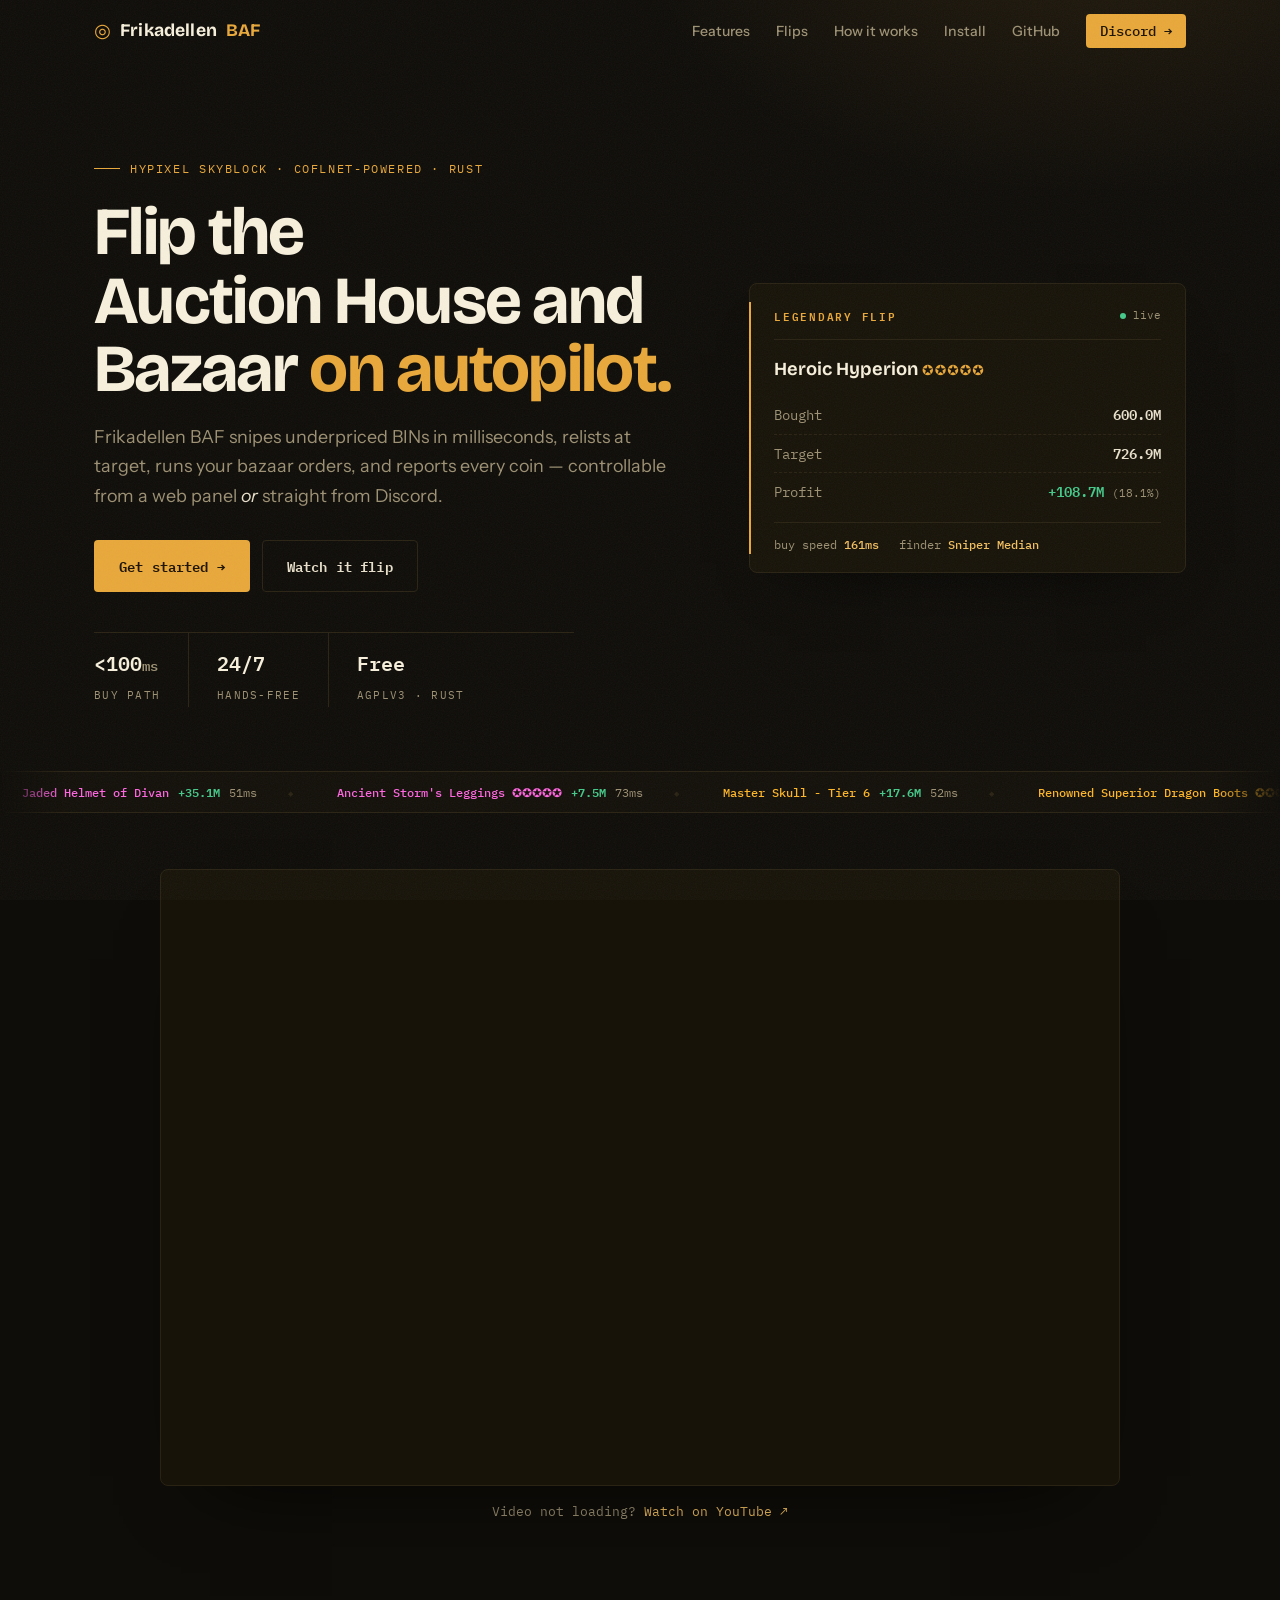
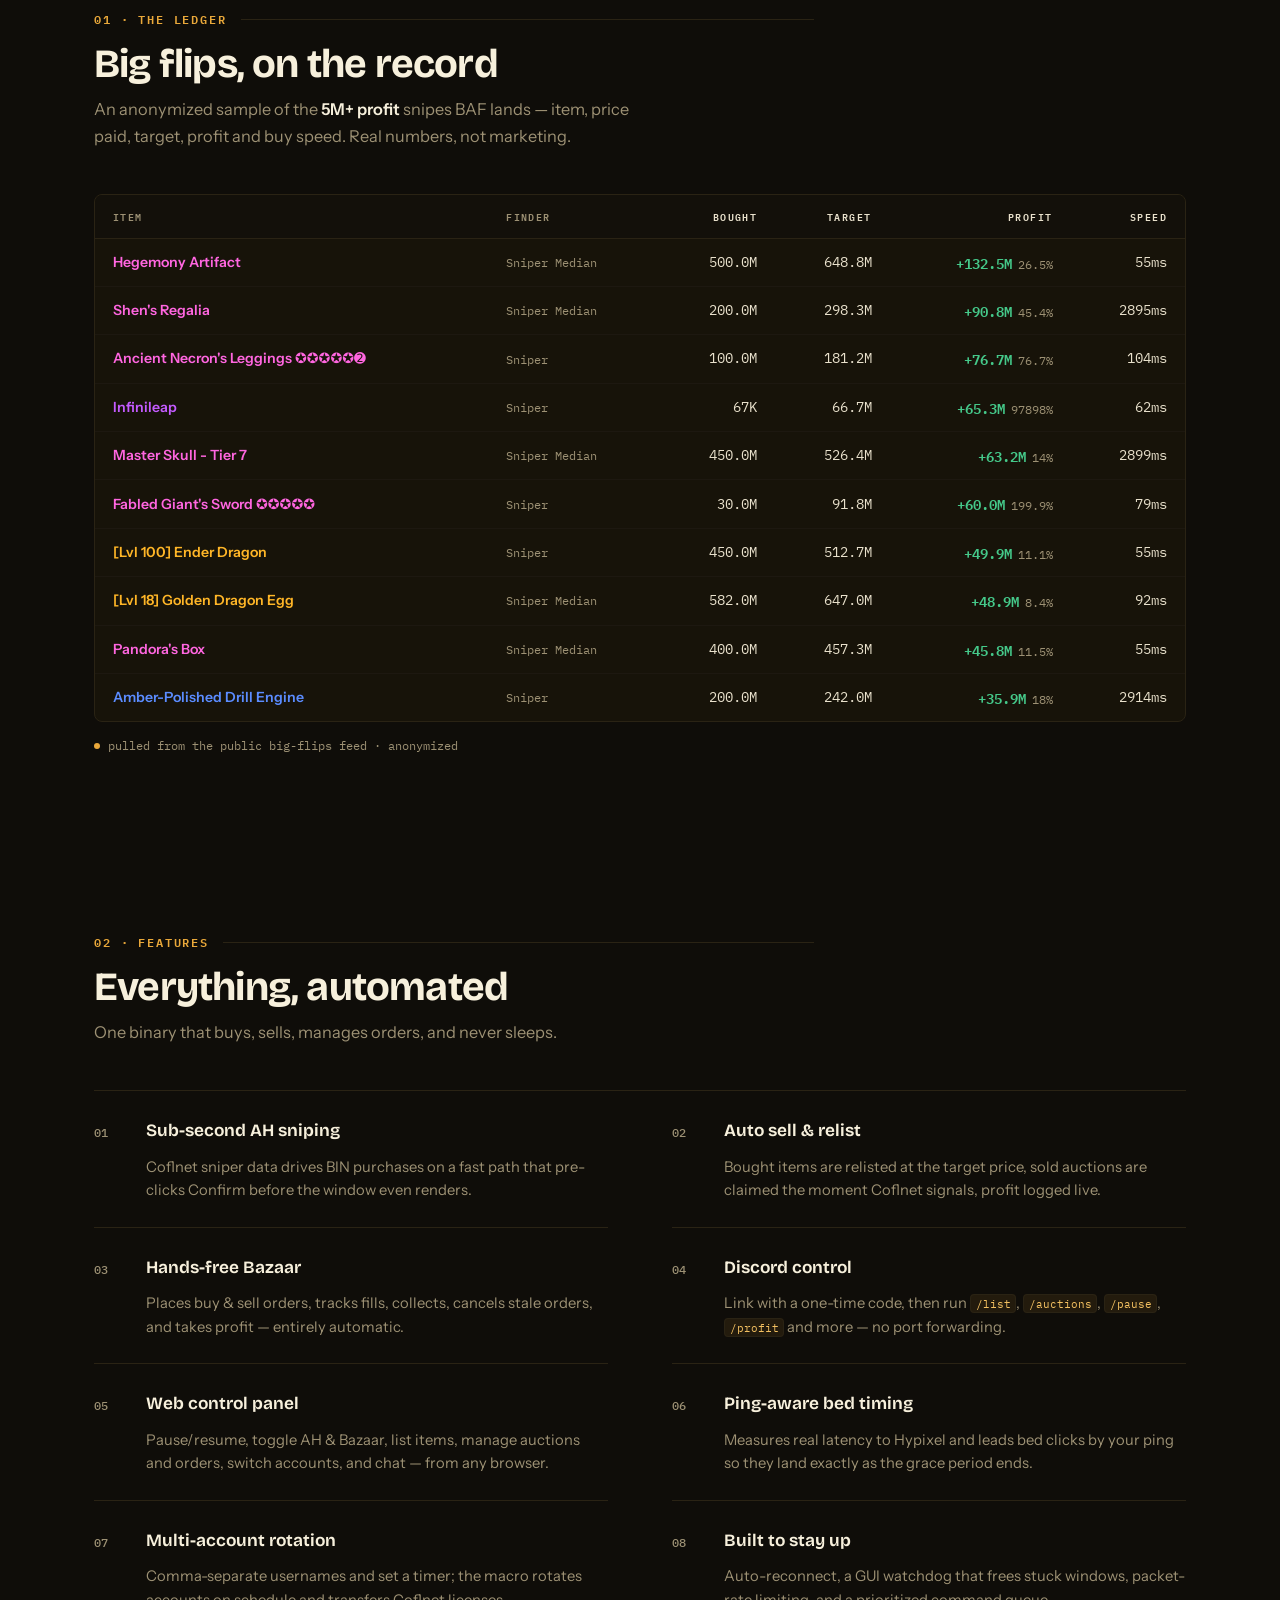
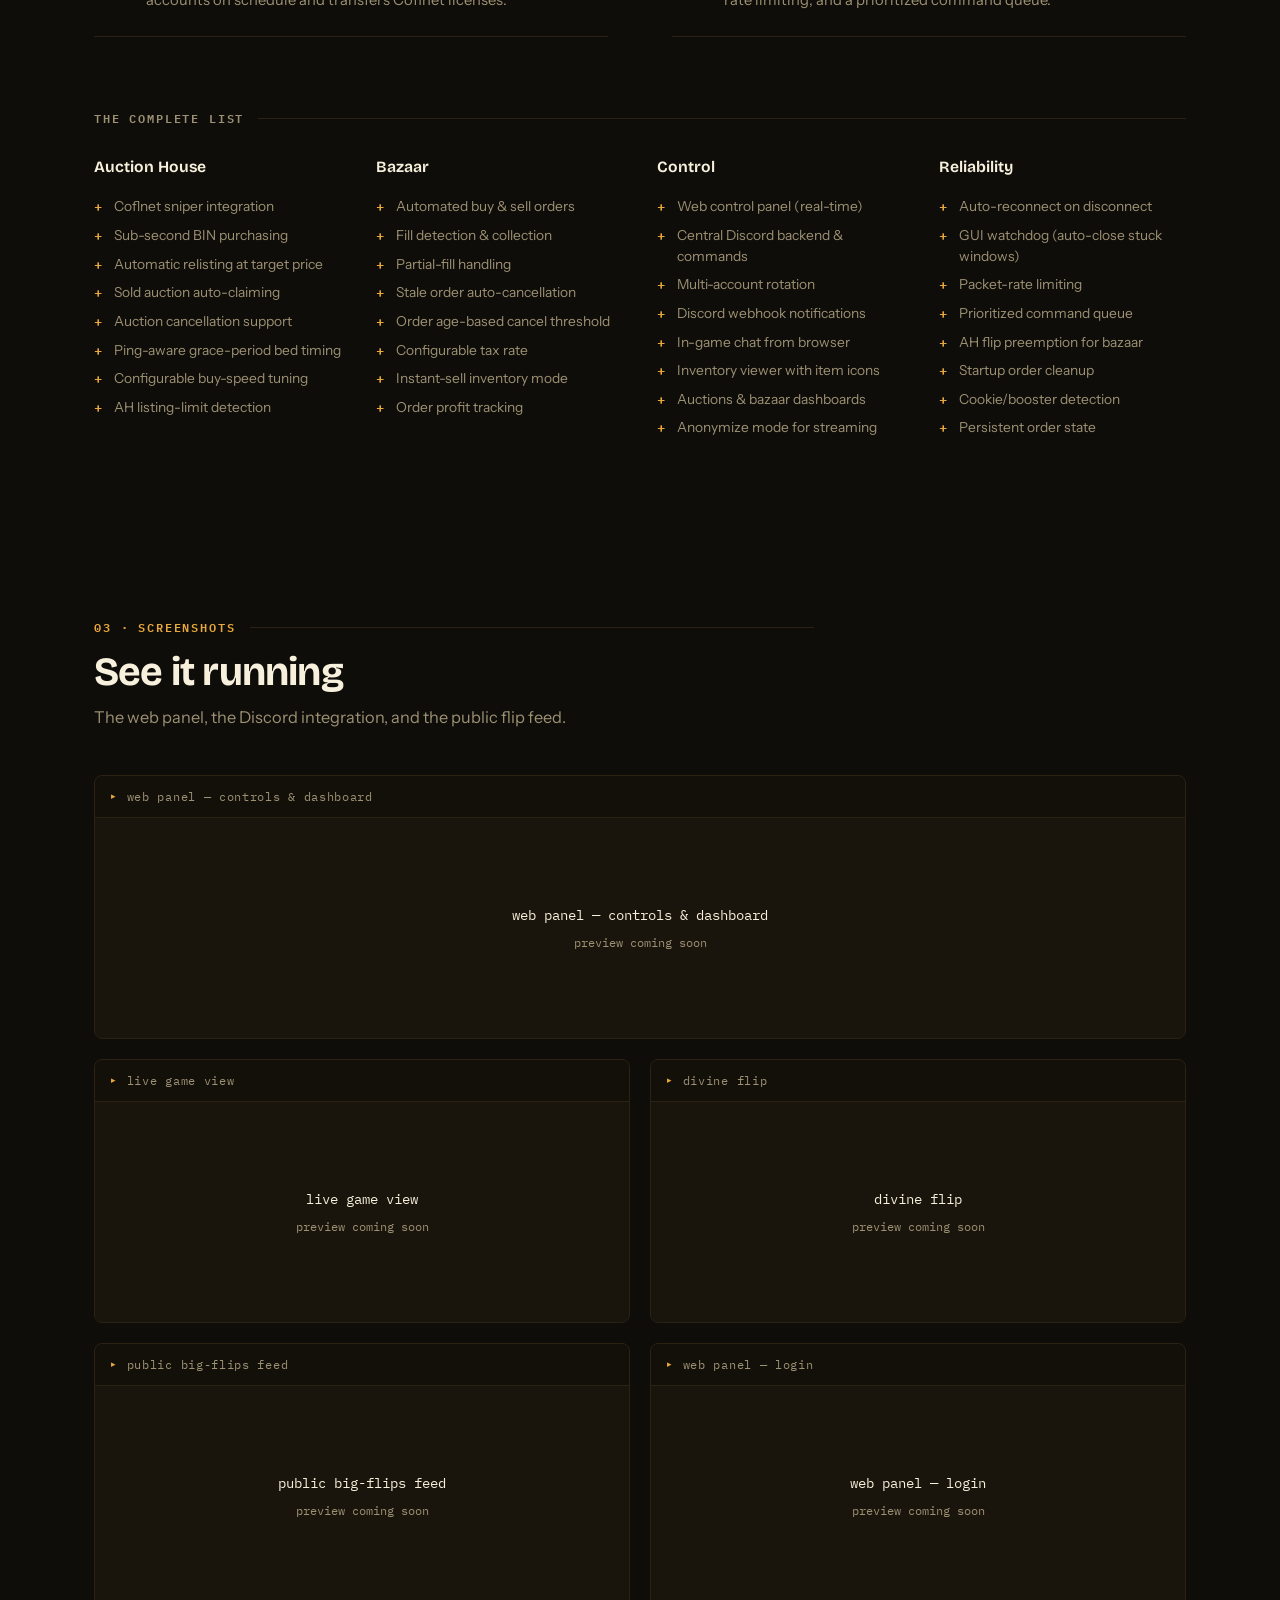
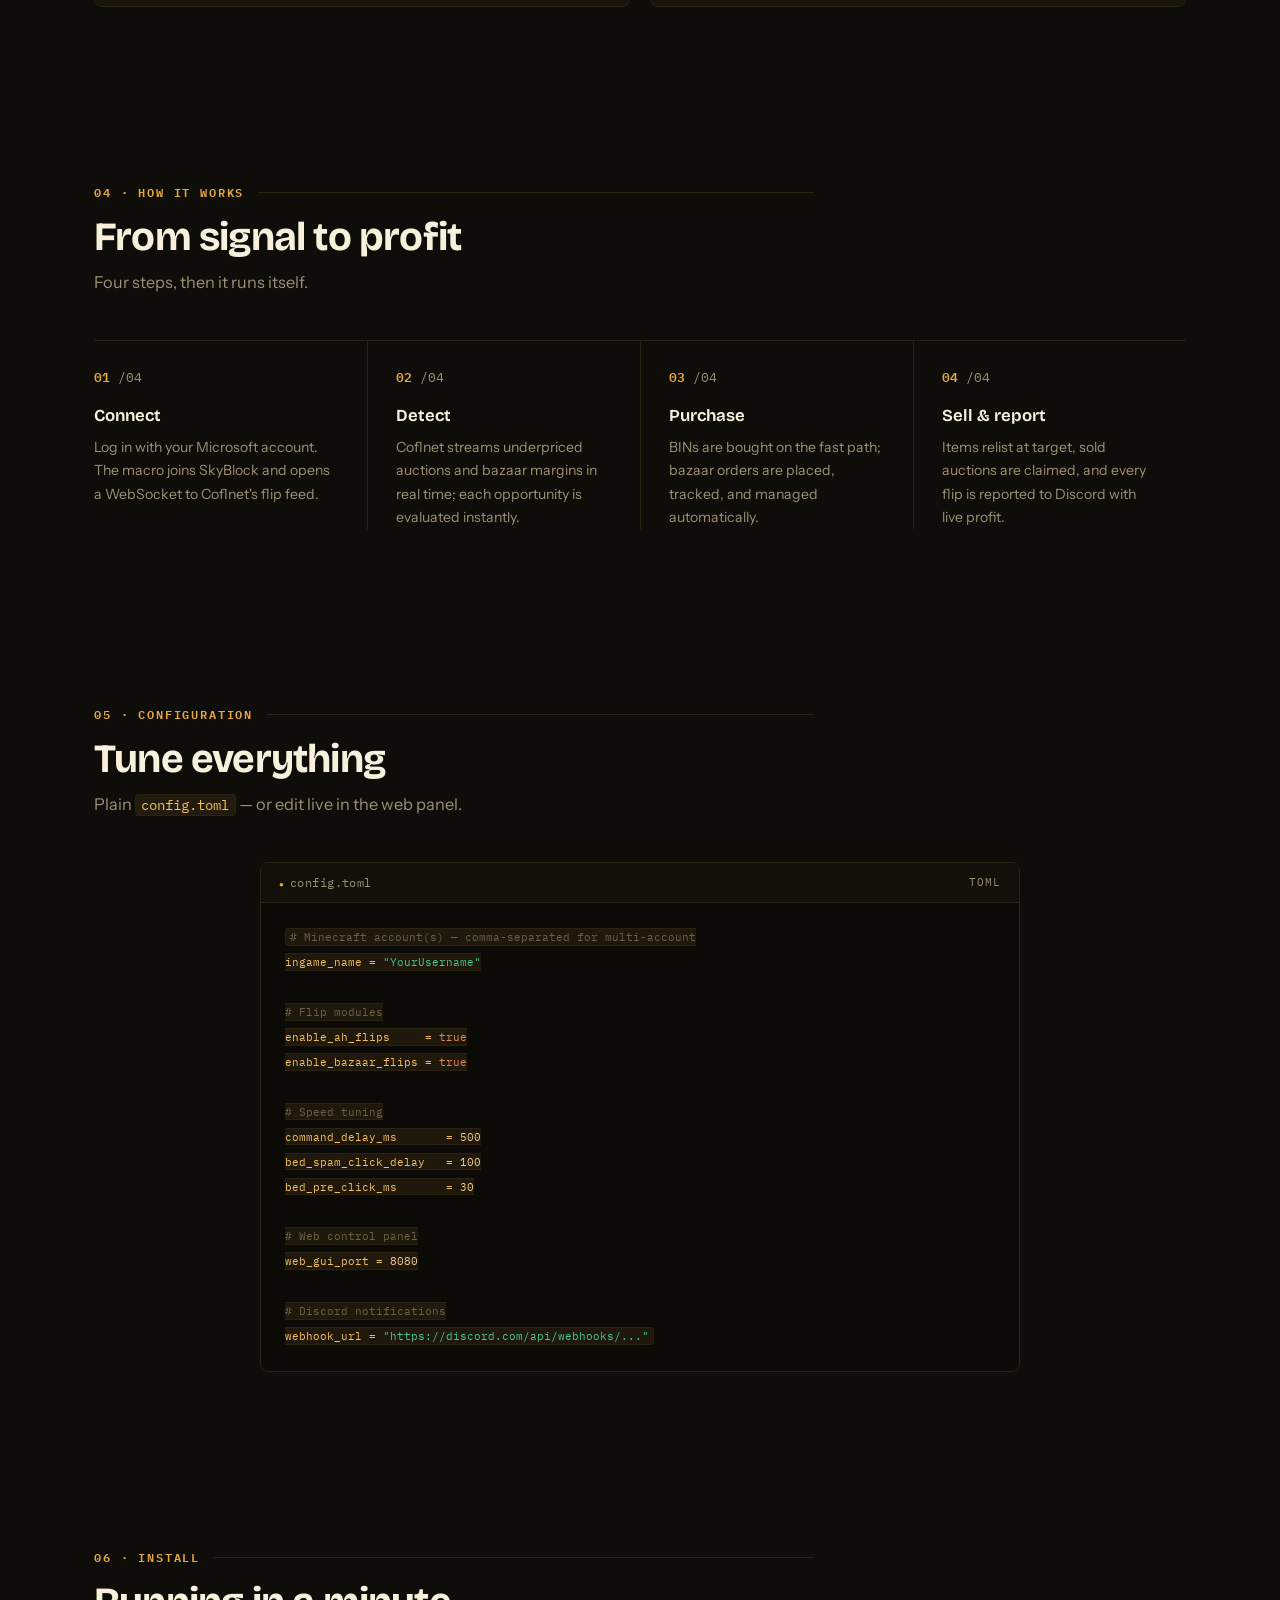
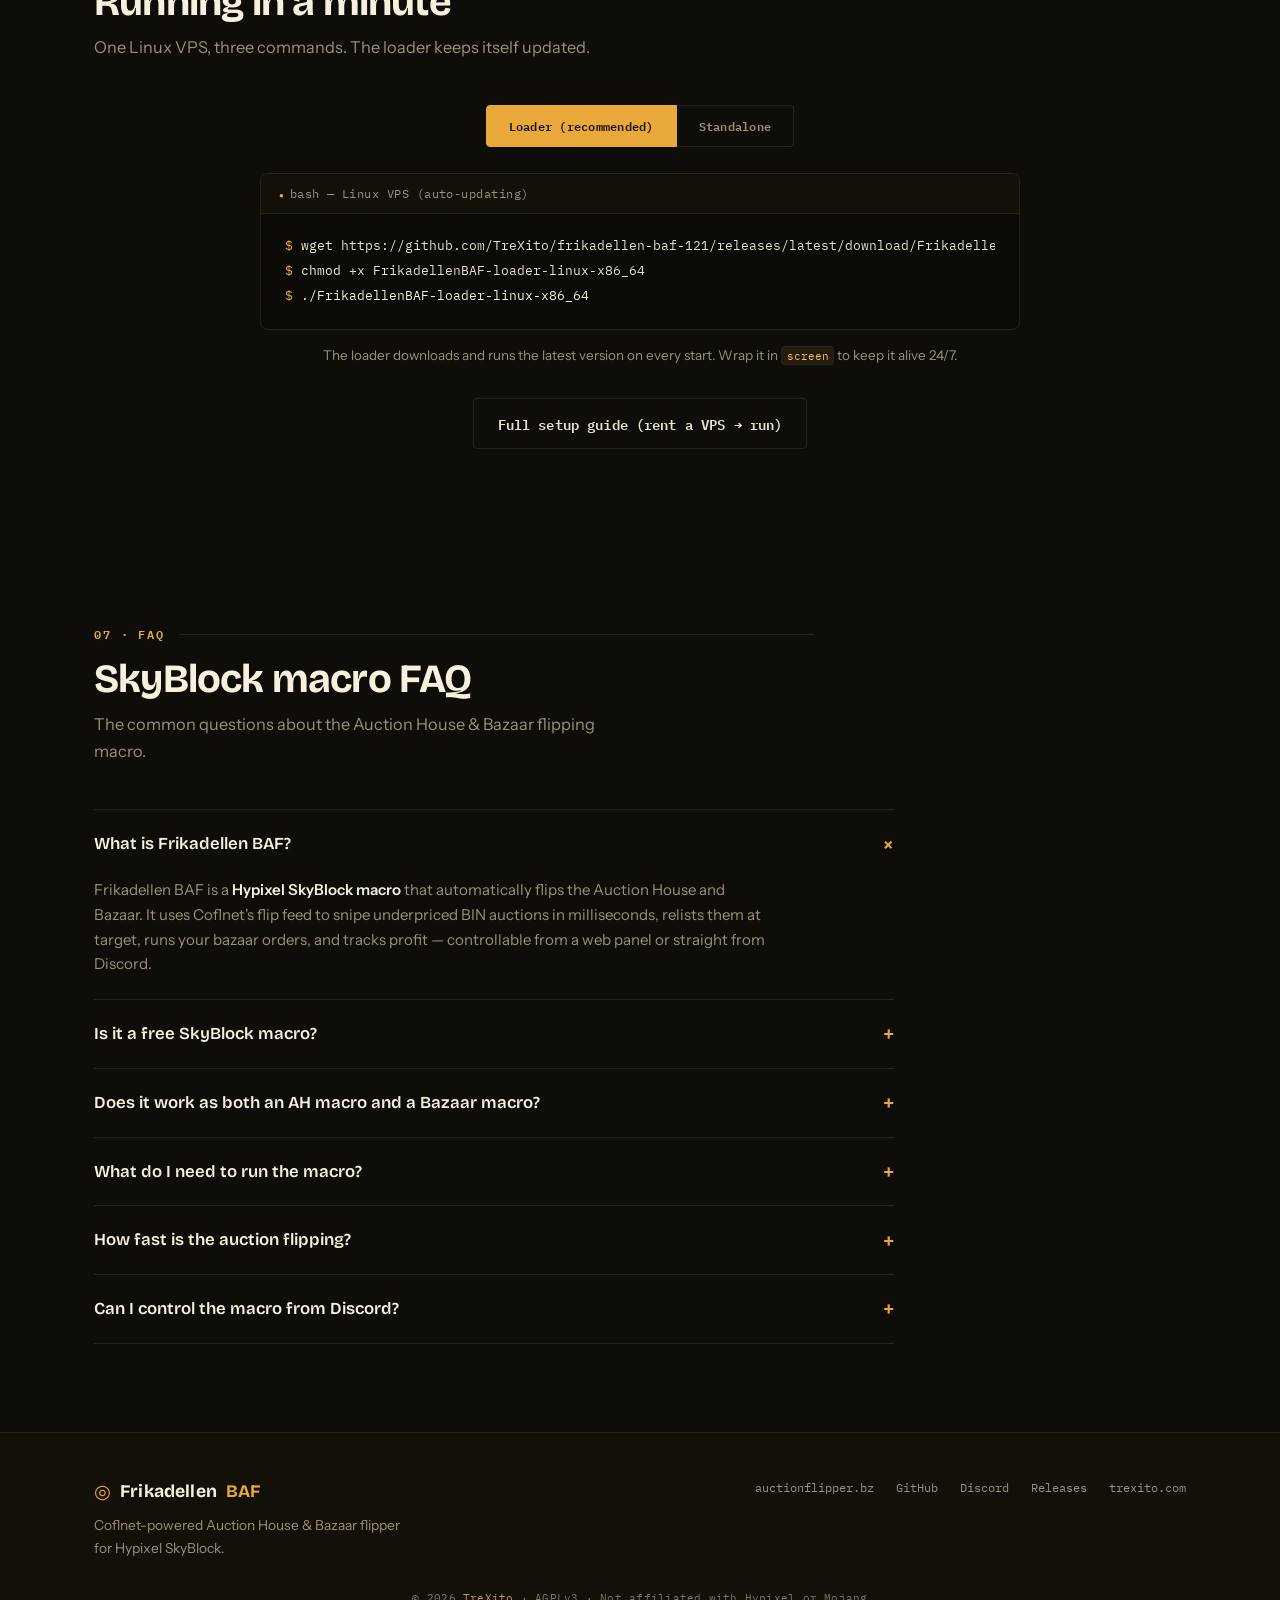
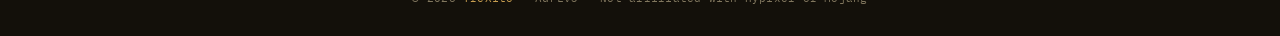
<file: webpage/index.html>
<!DOCTYPE html>
<html lang="en">
<head>
    <meta charset="UTF-8">
    <meta name="viewport" content="width=device-width, initial-scale=1.0">
    <title>Frikadellen BAF — Hypixel SkyBlock AH &amp; Bazaar Flipping Macro</title>
    <meta name="description" content="Frikadellen BAF is a fast, Coflnet-powered Hypixel SkyBlock macro that flips the Auction House and Bazaar automatically — sub-second BIN sniping, auto-selling, Discord control. Free &amp; open source.">
    <meta name="keywords" content="skyblock macro, hypixel skyblock macro, skyblock ah macro, skyblock auction house macro, skyblock bz macro, skyblock bazaar macro, auction flipper, ah flipping macro, bazaar flipping macro, coflnet macro, hypixel flipping bot, frikadellen baf">
    <meta name="robots" content="index, follow, max-image-preview:large">
    <meta name="author" content="TreXito">
    <link rel="canonical" href="https://auctionflipper.bz/">

    <!-- Open Graph -->
    <meta property="og:type" content="website">
    <meta property="og:url" content="https://auctionflipper.bz">
    <meta property="og:title" content="Frikadellen BAF — Auction &amp; Bazaar Flipper">
    <meta property="og:description" content="Coflnet-powered Auction House &amp; Bazaar flipper for Hypixel SkyBlock — sub-second buying, automatic selling, Discord control, live profit. Built in Rust.">
    <meta property="og:image" content="https://auctionflipper.bz/assets/og.png">
    <meta property="og:image:width" content="1200">
    <meta property="og:image:height" content="630">
    <meta property="og:image:alt" content="Frikadellen BAF — flip the Auction House and Bazaar on autopilot">
    <meta property="og:site_name" content="Frikadellen BAF">
    <meta name="twitter:card" content="summary_large_image">
    <meta name="twitter:title" content="Frikadellen BAF — Auction &amp; Bazaar Flipper">
    <meta name="twitter:description" content="Coflnet-powered Auction House &amp; Bazaar flipper for Hypixel SkyBlock. Built in Rust.">
    <meta name="twitter:image" content="https://auctionflipper.bz/assets/og.png">
    <meta name="theme-color" content="#0f0d09">

    <link rel="preconnect" href="https://fonts.googleapis.com">
    <link rel="preconnect" href="https://fonts.gstatic.com" crossorigin>
    <link href="https://fonts.googleapis.com/css2?family=Bricolage+Grotesque:opsz,wght@12..96,500..800&family=IBM+Plex+Mono:wght@400;500;600&family=Instrument+Sans:ital,wght@0,400;0,500;0,600;1,400&display=swap" rel="stylesheet">
    <link rel="stylesheet" href="style.css">
    <link rel="icon" href="data:image/svg+xml,<svg xmlns='http://www.w3.org/2000/svg' viewBox='0 0 100 100'><circle cx='50' cy='50' r='42' fill='%23e9a83a' stroke='%23b57e1f' stroke-width='6'/><text x='50' y='68' font-size='52' text-anchor='middle' fill='%231c1204' font-family='monospace' font-weight='bold'>$</text></svg>">

    <!-- Structured data: software app + FAQ (rich results) -->
    <script type="application/ld+json">
    {
      "@context": "https://schema.org",
      "@type": "SoftwareApplication",
      "name": "Frikadellen BAF",
      "alternateName": "Frikadellen BAF SkyBlock Macro",
      "description": "A fast, Coflnet-powered Hypixel SkyBlock macro that flips the Auction House and Bazaar automatically — sub-second BIN sniping, automatic selling, Discord control and live profit tracking.",
      "url": "https://auctionflipper.bz/",
      "applicationCategory": "GameApplication",
      "operatingSystem": "Linux, Windows, macOS",
      "softwareVersion": "3.0",
      "license": "https://www.gnu.org/licenses/agpl-3.0.html",
      "author": { "@type": "Person", "name": "TreXito", "url": "https://trexito.com" },
      "offers": { "@type": "Offer", "price": "0", "priceCurrency": "USD" },
      "keywords": "skyblock macro, hypixel skyblock ah macro, skyblock bazaar macro, auction flipper, coflnet macro"
    }
    </script>
    <script type="application/ld+json">
    {
      "@context": "https://schema.org",
      "@type": "FAQPage",
      "mainEntity": [
        { "@type": "Question", "name": "What is Frikadellen BAF?", "acceptedAnswer": { "@type": "Answer", "text": "Frikadellen BAF is a Hypixel SkyBlock macro that automatically flips the Auction House and Bazaar. It uses Coflnet's flip data to snipe underpriced BIN auctions in milliseconds, relists them at target, runs your bazaar orders, and tracks profit — controllable from a web panel or from Discord." } },
        { "@type": "Question", "name": "Is it a free SkyBlock macro?", "acceptedAnswer": { "@type": "Answer", "text": "Yes. Frikadellen BAF is free and open source under the AGPLv3 license. You only need a Coflnet account for the flip feed." } },
        { "@type": "Question", "name": "Does it work as both an AH macro and a Bazaar macro?", "acceptedAnswer": { "@type": "Answer", "text": "Both. It runs Auction House flipping (sub-second BIN buying, auto-relisting, claiming sold auctions) and Bazaar flipping (automatic buy/sell orders, fill tracking, stale-order cancellation) at the same time, and you can toggle each independently." } },
        { "@type": "Question", "name": "What do I need to run the macro?", "acceptedAnswer": { "@type": "Answer", "text": "A Minecraft: Java Edition account, a Coflnet account, and a machine to run it on. A cheap Linux VPS (ideally in the US, near Hypixel's servers) is recommended so it runs 24/7 with low latency. Windows and macOS builds are also provided." } },
        { "@type": "Question", "name": "How fast is the auction flipping?", "acceptedAnswer": { "@type": "Answer", "text": "The buy path is typically under 100ms, with confirm pre-clicking and a 300fps detection loop. Actual speed depends mostly on your latency to Hypixel, which the built-in /hypixel ping command measures." } },
        { "@type": "Question", "name": "Can I control the macro from Discord?", "acceptedAnswer": { "@type": "Answer", "text": "Yes. Link your bot with a one-time code, then use slash commands like /list, /auctions, /pause, /profit and /leaderboard — no port forwarding or public web panel required." } }
      ]
    }
    </script>
</head>
<body>

<!-- ── Navigation ─────────────────────────────────────────────── -->
<nav id="navbar">
    <div class="nav-container">
        <a href="#" class="logo"><span class="coin">◎</span> Frikadellen<span class="logo-baf">BAF</span></a>
        <ul class="nav-links">
            <li><a href="#features">Features</a></li>
            <li><a href="#live">Flips</a></li>
            <li><a href="#how-it-works">How it works</a></li>
            <li><a href="#install">Install</a></li>
            <li><a href="https://github.com/TreXito/frikadellen-baf-121" target="_blank" rel="noopener">GitHub</a></li>
            <li><a href="https://discord.gg/42DvX6T9jh" class="btn-nav" target="_blank" rel="noopener">Discord →</a></li>
        </ul>
    </div>
</nav>

<!-- ── Hero ────────────────────────────────────────────────────── -->
<header id="hero">
    <div class="container hero-inner">
        <div class="hero-copy">
            <span class="kicker">Hypixel SkyBlock · Coflnet-powered · Rust</span>
            <h1>Flip the Auction&nbsp;House and Bazaar <span class="accent">on autopilot.</span></h1>
            <p class="tagline">Frikadellen BAF snipes underpriced BINs in milliseconds, relists at target, runs your bazaar orders, and reports every coin — controllable from a web panel <em>or</em> straight from Discord.</p>
            <div class="hero-buttons">
                <a href="#install" class="btn btn-primary">Get started →</a>
                <a href="#demo" class="btn btn-ghost">Watch it flip</a>
            </div>
            <div class="hero-stats">
                <div class="stat"><span class="stat-value">&lt;100<span class="unit">ms</span></span><span class="stat-label">Buy path</span></div>
                <div class="stat"><span class="stat-value">24/7</span><span class="stat-label">Hands-free</span></div>
                <div class="stat"><span class="stat-value">Free</span><span class="stat-label">AGPLv3 · Rust</span></div>
            </div>
        </div>

        <!-- A real flip, presented as a ledger entry -->
        <aside class="flip-ticker" aria-label="Example flip notification">
            <div class="ticker-head">
                <span class="ticker-tag">LEGENDARY FLIP</span>
                <span class="ticker-live"><span class="pulse"></span> live</span>
            </div>
            <div class="ticker-item">Heroic Hyperion <span class="stars">✪✪✪✪✪</span></div>
            <div class="ticker-rows">
                <div class="trow"><span>Bought</span><b>600.0M</b></div>
                <div class="trow"><span>Target</span><b>726.9M</b></div>
                <div class="trow profit"><span>Profit</span><b>+108.7M <small>(18.1%)</small></b></div>
            </div>
            <div class="ticker-foot">
                <span>buy speed <b>161ms</b></span>
                <span>finder <b>Sniper Median</b></span>
            </div>
        </aside>
    </div>
</header>

<!-- ── Ticker tape: real flips ─────────────────────────────────── -->
<div class="tape" id="tape" hidden aria-hidden="true">
    <div class="tape-track" id="tapetrack"></div>
</div>

<!-- ── Demo video ──────────────────────────────────────────────── -->
<section id="demo" class="demo">
    <div class="container">
        <div class="video-wrapper">
            <iframe
                src="https://www.youtube-nocookie.com/embed/6zNrmi9TlLw?autoplay=1&amp;mute=1&amp;loop=1&amp;playlist=6zNrmi9TlLw&amp;rel=0"
                title="Frikadellen BAF showcase"
                loading="lazy"
                allow="accelerometer; autoplay; clipboard-write; encrypted-media; gyroscope; picture-in-picture"
                referrerpolicy="no-referrer-when-downgrade"
                allowfullscreen
            ></iframe>
        </div>
        <p class="video-fallback">Video not loading? <a href="https://www.youtube.com/watch?v=6zNrmi9TlLw" target="_blank" rel="noopener">Watch on YouTube ↗</a></p>
    </div>
</section>

<!-- ── The ledger: big flips ───────────────────────────────────── -->
<section id="live" hidden>
    <div class="container">
        <div class="section-head">
            <span class="sec-num">01 · The ledger</span>
            <h2 class="section-title">Big flips, on the record</h2>
            <p class="section-subtitle">An anonymized sample of the <strong>5M+ profit</strong> snipes BAF lands — item, price paid, target, profit and buy speed. Real numbers, not marketing.</p>
        </div>
        <div class="ledger-wrap">
            <table class="ledger" aria-label="Recent big flips">
                <thead>
                    <tr>
                        <th>Item</th>
                        <th class="l-finder-col">Finder</th>
                        <th class="num">Bought</th>
                        <th class="num">Target</th>
                        <th class="num">Profit</th>
                        <th class="num">Speed</th>
                    </tr>
                </thead>
                <tbody id="ledger-body"></tbody>
            </table>
        </div>
        <span class="live-note"><span class="pulse"></span> pulled from the public big-flips feed · anonymized</span>
    </div>
</section>

<!-- ── Features ────────────────────────────────────────────────── -->
<section id="features">
    <div class="container">
        <div class="section-head">
            <span class="sec-num">02 · Features</span>
            <h2 class="section-title">Everything, automated</h2>
            <p class="section-subtitle">One binary that buys, sells, manages orders, and never sleeps.</p>
        </div>

        <div class="features-grid">
            <article class="feature-card">
                <span class="fc-index">01</span>
                <h3>Sub-second AH sniping</h3>
                <p>Coflnet sniper data drives BIN purchases on a fast path that pre-clicks Confirm before the window even renders.</p>
            </article>
            <article class="feature-card">
                <span class="fc-index">02</span>
                <h3>Auto sell &amp; relist</h3>
                <p>Bought items are relisted at the target price, sold auctions are claimed the moment Coflnet signals, profit logged live.</p>
            </article>
            <article class="feature-card">
                <span class="fc-index">03</span>
                <h3>Hands-free Bazaar</h3>
                <p>Places buy &amp; sell orders, tracks fills, collects, cancels stale orders, and takes profit — entirely automatic.</p>
            </article>
            <article class="feature-card">
                <span class="fc-index">04</span>
                <h3>Discord control</h3>
                <p>Link with a one-time code, then run <code>/list</code>, <code>/auctions</code>, <code>/pause</code>, <code>/profit</code> and more — no port forwarding.</p>
            </article>
            <article class="feature-card">
                <span class="fc-index">05</span>
                <h3>Web control panel</h3>
                <p>Pause/resume, toggle AH &amp; Bazaar, list items, manage auctions and orders, switch accounts, and chat — from any browser.</p>
            </article>
            <article class="feature-card">
                <span class="fc-index">06</span>
                <h3>Ping-aware bed timing</h3>
                <p>Measures real latency to Hypixel and leads bed clicks by your ping so they land exactly as the grace period ends.</p>
            </article>
            <article class="feature-card">
                <span class="fc-index">07</span>
                <h3>Multi-account rotation</h3>
                <p>Comma-separate usernames and set a timer; the macro rotates accounts on schedule and transfers Coflnet licenses.</p>
            </article>
            <article class="feature-card">
                <span class="fc-index">08</span>
                <h3>Built to stay up</h3>
                <p>Auto-reconnect, a GUI watchdog that frees stuck windows, packet-rate limiting, and a prioritized command queue.</p>
            </article>
        </div>

        <!-- Full Feature List -->
        <div class="feature-list-section">
            <h3 class="feature-list-title">The complete list</h3>
            <div class="feature-list-grid">
                <div class="feature-list-col">
                    <h4>Auction House</h4>
                    <ul class="feature-list">
                        <li>Coflnet sniper integration</li>
                        <li>Sub-second BIN purchasing</li>
                        <li>Automatic relisting at target price</li>
                        <li>Sold auction auto-claiming</li>
                        <li>Auction cancellation support</li>
                        <li>Ping-aware grace-period bed timing</li>
                        <li>Configurable buy-speed tuning</li>
                        <li>AH listing-limit detection</li>
                    </ul>
                </div>
                <div class="feature-list-col">
                    <h4>Bazaar</h4>
                    <ul class="feature-list">
                        <li>Automated buy &amp; sell orders</li>
                        <li>Fill detection &amp; collection</li>
                        <li>Partial-fill handling</li>
                        <li>Stale order auto-cancellation</li>
                        <li>Order age-based cancel threshold</li>
                        <li>Configurable tax rate</li>
                        <li>Instant-sell inventory mode</li>
                        <li>Order profit tracking</li>
                    </ul>
                </div>
                <div class="feature-list-col">
                    <h4>Control</h4>
                    <ul class="feature-list">
                        <li>Web control panel (real-time)</li>
                        <li>Central Discord backend &amp; commands</li>
                        <li>Multi-account rotation</li>
                        <li>Discord webhook notifications</li>
                        <li>In-game chat from browser</li>
                        <li>Inventory viewer with item icons</li>
                        <li>Auctions &amp; bazaar dashboards</li>
                        <li>Anonymize mode for streaming</li>
                    </ul>
                </div>
                <div class="feature-list-col">
                    <h4>Reliability</h4>
                    <ul class="feature-list">
                        <li>Auto-reconnect on disconnect</li>
                        <li>GUI watchdog (auto-close stuck windows)</li>
                        <li>Packet-rate limiting</li>
                        <li>Prioritized command queue</li>
                        <li>AH flip preemption for bazaar</li>
                        <li>Startup order cleanup</li>
                        <li>Cookie/booster detection</li>
                        <li>Persistent order state</li>
                    </ul>
                </div>
            </div>
        </div>
    </div>
</section>

<!-- ── Screenshots ─────────────────────────────────────────────── -->
<section id="screenshots">
    <div class="container">
        <div class="section-head">
            <span class="sec-num">03 · Screenshots</span>
            <h2 class="section-title">See it running</h2>
            <p class="section-subtitle">The web panel, the Discord integration, and the public flip feed.</p>
        </div>

        <div class="screenshot-grid">
            <figure class="screenshot-card span-2">
                <figcaption class="screenshot-label">web panel — controls &amp; dashboard</figcaption>
                <img src="https://github.com/user-attachments/assets/8600abbd-34ea-4fd2-ad7d-9754ef390d39" loading="lazy" alt="Web control panel showing status, controls, inventory, active auctions, bazaar orders, and chat">
            </figure>
            <figure class="screenshot-card">
                <figcaption class="screenshot-label">live game view</figcaption>
                <img src="https://github.com/user-attachments/assets/cbca2c75-ff56-45f8-bad1-3fb0a7e8cfd2" loading="lazy" alt="Live game view showing in-game render">
            </figure>
            <figure class="screenshot-card">
                <figcaption class="screenshot-label">divine flip</figcaption>
                <img src="https://github.com/user-attachments/assets/95897563-ebc4-47c6-bfd1-0c30c8df715b" loading="lazy" alt="A divine-tier flip notification">
            </figure>
            <figure class="screenshot-card">
                <figcaption class="screenshot-label">public big-flips feed</figcaption>
                <img src="https://github.com/user-attachments/assets/0fcb24fe-6a14-4a27-9926-5928bb08725b" loading="lazy" alt="Discord webhook showing big flip notifications">
            </figure>
            <figure class="screenshot-card">
                <figcaption class="screenshot-label">web panel — login</figcaption>
                <img src="https://github.com/user-attachments/assets/55a28e4b-ec5e-4896-af9b-b62e28190909" loading="lazy" alt="Login screen for the web control panel">
            </figure>
        </div>
    </div>
</section>

<!-- ── How It Works ────────────────────────────────────────────── -->
<section id="how-it-works">
    <div class="container">
        <div class="section-head">
            <span class="sec-num">04 · How it works</span>
            <h2 class="section-title">From signal to profit</h2>
            <p class="section-subtitle">Four steps, then it runs itself.</p>
        </div>

        <div class="steps">
            <div class="step">
                <span class="step-number">01</span>
                <div class="step-content">
                    <h3>Connect</h3>
                    <p>Log in with your Microsoft account. The macro joins SkyBlock and opens a WebSocket to Coflnet's flip feed.</p>
                </div>
            </div>
            <div class="step">
                <span class="step-number">02</span>
                <div class="step-content">
                    <h3>Detect</h3>
                    <p>Coflnet streams underpriced auctions and bazaar margins in real time; each opportunity is evaluated instantly.</p>
                </div>
            </div>
            <div class="step">
                <span class="step-number">03</span>
                <div class="step-content">
                    <h3>Purchase</h3>
                    <p>BINs are bought on the fast path; bazaar orders are placed, tracked, and managed automatically.</p>
                </div>
            </div>
            <div class="step">
                <span class="step-number">04</span>
                <div class="step-content">
                    <h3>Sell &amp; report</h3>
                    <p>Items relist at target, sold auctions are claimed, and every flip is reported to Discord with live profit.</p>
                </div>
            </div>
        </div>
    </div>
</section>

<!-- ── Configuration ───────────────────────────────────────────── -->
<section id="config">
    <div class="container">
        <div class="section-head">
            <span class="sec-num">05 · Configuration</span>
            <h2 class="section-title">Tune everything</h2>
            <p class="section-subtitle">Plain <code>config.toml</code> — or edit live in the web panel.</p>
        </div>

        <div class="config-block">
            <div class="terminal-header">
                <span class="terminal-title">config.toml</span>
                <span class="terminal-copy">toml</span>
            </div>
            <pre><code><span class="c"># Minecraft account(s) — comma-separated for multi-account</span>
<span class="k">ingame_name</span> = <span class="s">"YourUsername"</span>

<span class="c"># Flip modules</span>
<span class="k">enable_ah_flips</span>     = <span class="b">true</span>
<span class="k">enable_bazaar_flips</span> = <span class="b">true</span>

<span class="c"># Speed tuning</span>
<span class="k">command_delay_ms</span>       = <span class="n">500</span>
<span class="k">bed_spam_click_delay</span>   = <span class="n">100</span>
<span class="k">bed_pre_click_ms</span>       = <span class="n">30</span>

<span class="c"># Web control panel</span>
<span class="k">web_gui_port</span> = <span class="n">8080</span>

<span class="c"># Discord notifications</span>
<span class="k">webhook_url</span> = <span class="s">"https://discord.com/api/webhooks/..."</span></code></pre>
        </div>
    </div>
</section>

<!-- ── Install ─────────────────────────────────────────────────── -->
<section id="install">
    <div class="container">
        <div class="section-head">
            <span class="sec-num">06 · Install</span>
            <h2 class="section-title">Running in a minute</h2>
            <p class="section-subtitle">One Linux VPS, three commands. The loader keeps itself updated.</p>
        </div>

        <div class="install-tabs">
            <button type="button" class="tab active" data-tab="loader">Loader (recommended)</button>
            <button type="button" class="tab" data-tab="release">Standalone</button>
        </div>

        <div class="install-content active" id="tab-loader">
            <div class="terminal">
                <div class="terminal-header">
                    <span class="terminal-title">bash — Linux VPS (auto-updating)</span>
                </div>
                <div class="terminal-body">
                    <p><span class="prompt">$</span> <span class="cmd">wget</span> https://github.com/TreXito/frikadellen-baf-121/releases/latest/download/FrikadellenBAF-loader-linux-x86_64</p>
                    <p><span class="prompt">$</span> <span class="cmd">chmod</span> +x FrikadellenBAF-loader-linux-x86_64</p>
                    <p><span class="prompt">$</span> <span class="cmd">./FrikadellenBAF-loader-linux-x86_64</span></p>
                </div>
            </div>
            <p class="loader-note">The loader downloads and runs the latest version on every start. Wrap it in <code>screen</code> to keep it alive 24/7.</p>
        </div>

        <div class="install-content" id="tab-release">
            <div class="terminal">
                <div class="terminal-header">
                    <span class="terminal-title">bash — Linux VPS</span>
                </div>
                <div class="terminal-body">
                    <p><span class="prompt">$</span> <span class="cmd">wget</span> https://github.com/TreXito/frikadellen-baf-121/releases/latest/download/frikadellen_baf-linux-x86_64</p>
                    <p><span class="prompt">$</span> <span class="cmd">chmod</span> +x frikadellen_baf-linux-x86_64</p>
                    <p><span class="prompt">$</span> <span class="cmd">./frikadellen_baf-linux-x86_64</span></p>
                </div>
            </div>
            <p class="loader-note">Windows &amp; macOS builds are on the <a href="https://github.com/TreXito/frikadellen-baf-121/releases" target="_blank" rel="noopener">releases page</a>.</p>
        </div>

        <div class="install-cta">
            <a href="https://github.com/TreXito/frikadellen-baf-121#readme" class="btn btn-ghost" target="_blank" rel="noopener">Full setup guide (rent a VPS → run)</a>
        </div>
    </div>
</section>

<!-- ── FAQ ─────────────────────────────────────────────────────── -->
<section id="faq">
    <div class="container">
        <div class="section-head">
            <span class="sec-num">07 · FAQ</span>
            <h2 class="section-title">SkyBlock macro FAQ</h2>
            <p class="section-subtitle">The common questions about the Auction House &amp; Bazaar flipping macro.</p>
        </div>
        <div class="faq">
            <details class="faq-item" open>
                <summary>What is Frikadellen BAF?</summary>
                <p>Frikadellen BAF is a <strong>Hypixel SkyBlock macro</strong> that automatically flips the Auction House and Bazaar. It uses Coflnet's flip feed to snipe underpriced BIN auctions in milliseconds, relists them at target, runs your bazaar orders, and tracks profit — controllable from a web panel or straight from Discord.</p>
            </details>
            <details class="faq-item">
                <summary>Is it a free SkyBlock macro?</summary>
                <p>Yes — it's <strong>free and open source</strong> under the AGPLv3 license. You only need a Coflnet account for the flip data.</p>
            </details>
            <details class="faq-item">
                <summary>Does it work as both an AH macro and a Bazaar macro?</summary>
                <p>Both. It runs <strong>Auction House flipping</strong> (sub-second BIN buying, auto-relisting, claiming sold auctions) and <strong>Bazaar flipping</strong> (automatic buy/sell orders, fill tracking, stale-order cancellation) at once, and you can toggle each independently.</p>
            </details>
            <details class="faq-item">
                <summary>What do I need to run the macro?</summary>
                <p>A Minecraft: Java Edition account, a Coflnet account, and somewhere to run it. A cheap <strong>Linux VPS</strong> (ideally in the US, near Hypixel's servers) is recommended for 24/7 low-latency running; Windows and macOS builds are provided too. See the <a href="https://github.com/TreXito/frikadellen-baf-121#readme" target="_blank" rel="noopener">setup guide</a>.</p>
            </details>
            <details class="faq-item">
                <summary>How fast is the auction flipping?</summary>
                <p>The buy path is typically <strong>under 100&nbsp;ms</strong>, with confirm pre-clicking and a 300&nbsp;fps detection loop. Real speed depends mostly on your latency to Hypixel, which the built-in <code>/hypixel ping</code> command measures.</p>
            </details>
            <details class="faq-item">
                <summary>Can I control the macro from Discord?</summary>
                <p>Yes. Link your bot with a one-time code, then use slash commands like <code>/list</code>, <code>/auctions</code>, <code>/pause</code>, <code>/profit</code> and <code>/leaderboard</code> — no port forwarding or public web panel required.</p>
            </details>
        </div>
    </div>
</section>

<!-- ── Footer ──────────────────────────────────────────────────── -->
<footer>
    <div class="container footer-content">
        <div class="footer-brand">
            <span class="logo"><span class="coin">◎</span> Frikadellen<span class="logo-baf">BAF</span></span>
            <p>Coflnet-powered Auction House &amp; Bazaar flipper for Hypixel SkyBlock.</p>
        </div>
        <nav class="footer-links" aria-label="Footer">
            <a href="https://auctionflipper.bz" target="_blank" rel="noopener">auctionflipper.bz</a>
            <a href="https://github.com/TreXito/frikadellen-baf-121" target="_blank" rel="noopener">GitHub</a>
            <a href="https://discord.gg/42DvX6T9jh" target="_blank" rel="noopener">Discord</a>
            <a href="https://github.com/TreXito/frikadellen-baf-121/releases" target="_blank" rel="noopener">Releases</a>
            <a href="https://trexito.com" target="_blank" rel="noopener">trexito.com</a>
        </nav>
    </div>
    <p class="footer-copy">© 2026 <a href="https://trexito.com" target="_blank" rel="noopener">TreXito</a> · AGPLv3 · Not affiliated with Hypixel or Mojang</p>
</footer>

<script src="script.js"></script>
</body>
</html>
</file>
<file: webpage/style.css>
/* ============================================================
   Frikadellen BAF — "ledger" design system (dark variant)
   Warm obsidian, flat gold, hairline rules, mono numerals.
   ============================================================ */

*,*::before,*::after{ margin:0; padding:0; box-sizing:border-box; }

:root{
    --bg:      #0f0d09;
    --bg-2:    #13100a;
    --panel:   #171309;
    --panel-2: #1a150c;

    --ink:  #e9e1cc;
    --mut:  #9d9174;
    --head: #f7f0dc;

    --gold:    #e9a83a;
    --gold-hi: #f4c161;
    --gold-dk: #b57e1f;
    --green:   #45c98a;
    --red:     #e0655c;

    --line:   #2a2314;
    --line-2: #1d1810;

    --maxw: 1140px;
    --r: 8px;

    --mono: 'IBM Plex Mono', ui-monospace, 'SF Mono', Menlo, monospace;
    --disp: 'Bricolage Grotesque', 'Instrument Sans', system-ui, sans-serif;
    --body: 'Instrument Sans', system-ui, -apple-system, 'Segoe UI', Roboto, sans-serif;
}

html{ scroll-behavior:smooth; -webkit-text-size-adjust:100%; overflow-x:hidden; }
body{
    font-family:var(--body);
    background:var(--bg);
    color:var(--ink);
    line-height:1.65;
    overflow-x:hidden;
    font-size:16.5px;
}
/* film grain — the whole site sits on it */
body::after{
    content:""; position:fixed; inset:0; z-index:2000; pointer-events:none; opacity:.05;
    background-image:url("data:image/svg+xml,%3Csvg xmlns='http://www.w3.org/2000/svg' width='140' height='140'%3E%3Cfilter id='n'%3E%3CfeTurbulence type='fractalNoise' baseFrequency='.85' numOctaves='2'/%3E%3C/filter%3E%3Crect width='100%25' height='100%25' filter='url(%23n)'/%3E%3C/svg%3E");
}

a{ color:var(--gold-hi); text-decoration:none; }
a:hover{ color:var(--head); }
::selection{ background:var(--gold); color:#1c1204; }

code{
    font-family:var(--mono); font-size:.84em;
    background:rgba(233,168,58,.09); border:1px solid var(--line);
    padding:.08em .4em; border-radius:4px; color:var(--gold-hi);
}

.container{ max-width:var(--maxw); margin:0 auto; padding:0 24px; }

.mono{ font-family:var(--mono); }
b, strong{ color:var(--head); font-weight:600; }

/* ── Nav ───────────────────────────────────────────────────── */
#navbar{
    position:fixed; inset:0 0 auto 0; z-index:100;
    border-bottom:1px solid transparent;
    transition:background .25s ease, border-color .25s ease;
}
#navbar.scrolled{
    background:rgba(15,13,9,.88);
    backdrop-filter:blur(12px); -webkit-backdrop-filter:blur(12px);
    border-bottom:1px solid var(--line);
}
.nav-container{
    max-width:var(--maxw); margin:0 auto; padding:0 24px; height:62px;
    display:flex; align-items:center; justify-content:space-between;
}
.logo{
    font-family:var(--disp); font-weight:700; font-size:1.1rem; color:var(--head);
    display:inline-flex; align-items:center; gap:9px; letter-spacing:.01em;
}
.logo .coin{ color:var(--gold); font-size:1.1em; line-height:1; }
.logo .logo-baf{ color:var(--gold); }
.nav-links{ list-style:none; display:flex; align-items:center; gap:26px; }
.nav-links a{ color:var(--mut); font-size:.88rem; font-weight:500; }
.nav-links a:hover{ color:var(--head); }
.btn-nav{
    font-family:var(--mono); font-size:.8rem; font-weight:600;
    color:#1c1204 !important; background:var(--gold);
    padding:8px 14px; border-radius:4px;
}
.btn-nav:hover{ background:var(--gold-hi); }

/* ── Buttons ───────────────────────────────────────────────── */
.btn{
    display:inline-flex; align-items:center; gap:9px;
    padding:13px 24px; border-radius:4px;
    font-family:var(--mono); font-weight:600; font-size:.88rem; letter-spacing:.01em;
    cursor:pointer; border:1px solid transparent;
    transition:background .2s ease, border-color .2s ease, color .2s ease;
}
.btn-primary{ background:var(--gold); color:#1c1204; }
.btn-primary:hover{ background:var(--gold-hi); color:#1c1204; }
.btn-ghost{ background:transparent; color:var(--ink); border-color:var(--line); }
.btn-ghost:hover{ border-color:var(--gold); color:var(--gold-hi); }

/* ── Hero ──────────────────────────────────────────────────── */
#hero{ position:relative; padding:150px 0 64px; }
#hero::before{ /* single quiet glow, top right — not a lightshow */
    content:""; position:absolute; inset:0; pointer-events:none;
    background:radial-gradient(700px 420px at 85% -10%, rgba(233,168,58,.09), transparent 65%);
}
.hero-inner{
    position:relative; display:grid; grid-template-columns:1.15fr .85fr;
    gap:64px; align-items:center;
}
.hero-inner > *{ min-width:0; } /* long content must never widen the grid track */
.kicker{
    font-family:var(--mono); font-size:.72rem; letter-spacing:.14em; text-transform:uppercase;
    color:var(--gold); display:inline-flex; align-items:center; gap:10px;
}
.kicker::before{ content:""; width:26px; height:1px; background:var(--gold); }
#hero h1{
    font-family:var(--disp); font-weight:700;
    font-size:clamp(2.5rem,5.4vw,4.2rem); line-height:1.02; letter-spacing:-.025em;
    color:var(--head); margin:20px 0 18px;
}
#hero h1 .accent{ color:var(--gold); }
.tagline{ font-size:clamp(1rem,1.4vw,1.12rem); color:var(--mut); max-width:34em; }
.tagline em{ color:var(--ink); font-style:italic; }
.hero-buttons{ display:flex; gap:12px; flex-wrap:wrap; margin-top:30px; }
.hero-stats{
    display:flex; flex-wrap:wrap; gap:0; margin-top:40px; border-top:1px solid var(--line);
    max-width:480px;
}
.stat{ padding:14px 28px 0 0; }
.stat + .stat{ padding-left:28px; border-left:1px solid var(--line); }
.stat-value{ display:block; font-family:var(--mono); font-weight:600; font-size:1.25rem; color:var(--head); }
.stat-value .unit{ font-size:.7em; color:var(--mut); }
.stat-label{ font-family:var(--mono); font-size:.66rem; color:var(--mut); text-transform:uppercase; letter-spacing:.12em; }

/* flip receipt — the product, shown as a ledger entry */
.flip-ticker{
    position:relative; background:var(--panel); border:1px solid var(--line);
    border-radius:var(--r); padding:22px 24px 18px;
    font-family:var(--mono);
    box-shadow:0 30px 60px -40px rgba(0,0,0,.9);
}
.flip-ticker::before{ /* gold spine on the left, like a bookmark */
    content:""; position:absolute; left:-1px; top:18px; bottom:18px; width:2px; background:var(--gold);
}
.ticker-head{
    display:flex; align-items:center; justify-content:space-between;
    padding-bottom:14px; border-bottom:1px solid var(--line);
}
.ticker-tag{ font-size:.68rem; letter-spacing:.16em; font-weight:600; color:var(--gold); }
.ticker-live{ display:inline-flex; align-items:center; gap:7px; font-size:.7rem; color:var(--mut); }
.pulse{ width:6px; height:6px; border-radius:50%; background:var(--green); animation:pulse 1.8s infinite; }
@keyframes pulse{ 0%{box-shadow:0 0 0 0 rgba(69,201,138,.5);} 70%{box-shadow:0 0 0 6px rgba(69,201,138,0);} 100%{box-shadow:0 0 0 0 rgba(69,201,138,0);} }
.ticker-item{
    font-family:var(--disp); font-weight:650; font-size:1.15rem; color:var(--head);
    margin:14px 0 12px;
}
.ticker-item .stars{ color:var(--gold); font-size:.75em; letter-spacing:1px; }
.ticker-rows{ display:flex; flex-direction:column; }
.trow{
    display:flex; align-items:baseline; justify-content:space-between;
    font-size:.85rem; color:var(--mut); padding:7px 0;
    border-top:1px dashed var(--line);
}
.trow:first-child{ border-top:none; }
.trow b{ color:var(--ink); font-weight:600; }
.trow.profit b{ color:var(--green); }
.trow.profit small{ color:var(--mut); font-weight:400; }
.ticker-foot{
    display:flex; flex-wrap:wrap; gap:8px 20px; margin-top:12px; padding-top:12px;
    border-top:1px solid var(--line); font-size:.72rem; color:var(--mut);
}
.ticker-foot b{ color:var(--gold-hi); font-weight:500; }

/* ── Ticker tape (real flips, marquee) ─────────────────────── */
.tape{
    border-top:1px solid var(--line); border-bottom:1px solid var(--line);
    background:var(--bg-2); overflow:hidden; white-space:nowrap;
    font-family:var(--mono); font-size:.78rem; padding:10px 0;
    -webkit-mask-image:linear-gradient(90deg,transparent,#000 5%,#000 95%,transparent);
    mask-image:linear-gradient(90deg,transparent,#000 5%,#000 95%,transparent);
}
.tape-track{ display:inline-block; animation:tape 90s linear infinite; will-change:transform; }
.tape:hover .tape-track{ animation-play-state:paused; }
@keyframes tape{ to{ transform:translateX(-50%); } }
.tp{ display:inline-flex; align-items:baseline; gap:9px; padding:0 22px; color:var(--mut); }
.tp::after{ content:"◆"; color:var(--line); margin-left:22px; font-size:.6em; position:relative; top:-1px; }
.tp .tp-item{ color:var(--ink); font-weight:500; }
.tp .tp-profit{ color:var(--green); font-weight:600; }
.tp .tp-ms{ color:var(--mut); }

/* ── Sections ──────────────────────────────────────────────── */
section{ padding:88px 0; }
.demo{ padding:56px 0 0; }

.section-head{ margin-bottom:44px; max-width:720px; }
.sec-num{
    display:flex; align-items:center; gap:14px;
    font-family:var(--mono); font-size:.72rem; font-weight:600;
    letter-spacing:.16em; text-transform:uppercase; color:var(--gold);
    margin-bottom:14px;
}
.sec-num::after{ content:""; flex:1; height:1px; background:var(--line); min-width:40px; }
.section-title{
    font-family:var(--disp); font-weight:700; letter-spacing:-.02em;
    font-size:clamp(1.7rem,3.2vw,2.5rem); color:var(--head); line-height:1.08;
}
.section-subtitle{ color:var(--mut); margin-top:10px; font-size:1.02rem; max-width:50ch; }

/* ── Demo video ────────────────────────────────────────────── */
.video-wrapper{
    position:relative; padding-bottom:56.25%; height:0; overflow:hidden;
    border-radius:var(--r); border:1px solid var(--line);
    max-width:960px; margin:0 auto; background:var(--panel);
    box-shadow:0 40px 80px -50px rgba(0,0,0,.9);
}
.video-wrapper iframe{ position:absolute; inset:0; width:100%; height:100%; border:0; }
.video-fallback{ text-align:center; color:var(--mut); font-size:.84rem; margin-top:14px; font-family:var(--mono); }

/* ── Ledger table (big flips) ──────────────────────────────── */
.ledger-wrap{ border:1px solid var(--line); border-radius:var(--r); overflow-x:auto; background:var(--panel); }
.ledger{ width:100%; border-collapse:collapse; font-size:.88rem; min-width:640px; }
.ledger th{
    font-family:var(--mono); font-size:.64rem; font-weight:600; letter-spacing:.14em;
    text-transform:uppercase; color:var(--mut); text-align:left;
    padding:13px 18px; border-bottom:1px solid var(--line); background:var(--bg-2);
}
.ledger td{ padding:12px 18px; border-bottom:1px solid var(--line-2); vertical-align:middle; }
.ledger tr:last-child td{ border-bottom:none; }
.ledger tbody tr:hover{ background:var(--panel-2); }
.ledger .num{ font-family:var(--mono); text-align:right; color:var(--ink); white-space:nowrap; }
.ledger th.num{ text-align:right; }
.ledger .l-item{ font-weight:600; white-space:nowrap; overflow:hidden; text-overflow:ellipsis; max-width:300px; }
.ledger .l-item img{ width:22px; height:22px; image-rendering:pixelated; vertical-align:-5px; margin-right:9px; }
.ledger .l-finder{ font-family:var(--mono); font-size:.72rem; color:var(--mut); white-space:nowrap; }
.ledger .l-profit{ color:var(--green); font-weight:600; }
.ledger .l-profit small{ color:var(--mut); font-weight:400; margin-left:6px; }
.live-note{
    display:inline-flex; align-items:center; gap:8px; margin-top:14px;
    font-family:var(--mono); font-size:.72rem; color:var(--mut);
}
.live-note .pulse{ background:var(--gold); animation:none; }

/* ── Feature rows (no cards — a numbered index) ────────────── */
.features-grid{
    display:grid; grid-template-columns:1fr 1fr;
    border-top:1px solid var(--line);
    column-gap:64px;
}
.feature-card{
    display:grid; grid-template-columns:52px 1fr; gap:4px 0;
    padding:26px 0 24px; border-bottom:1px solid var(--line);
}
.fc-index{
    font-family:var(--mono); font-size:.78rem; font-weight:500; color:var(--mut);
    padding-top:5px; transition:color .2s ease;
}
.feature-card:hover .fc-index{ color:var(--gold); }
.feature-card h3{
    font-family:var(--disp); font-weight:650; font-size:1.08rem; color:var(--head);
    grid-column:2; margin-bottom:6px;
}
.feature-card p{ grid-column:2; color:var(--mut); font-size:.92rem; line-height:1.6; }
.feature-card code{ font-size:.78em; }

/* full feature list */
.feature-list-section{ margin-top:72px; }
.feature-list-title{
    font-family:var(--mono); font-size:.72rem; font-weight:600; letter-spacing:.16em;
    text-transform:uppercase; color:var(--mut); margin-bottom:26px;
    display:flex; align-items:center; gap:14px;
}
.feature-list-title::after{ content:""; flex:1; height:1px; background:var(--line); }
.feature-list-grid{ display:grid; grid-template-columns:repeat(auto-fill,minmax(220px,1fr)); gap:34px; }
.feature-list-col h4{
    font-family:var(--disp); color:var(--head); font-size:.98rem; font-weight:650;
    margin-bottom:12px;
}
.feature-list{ list-style:none; }
.feature-list li{
    color:var(--mut); font-size:.86rem; line-height:1.5; padding:4px 0 4px 20px; position:relative;
}
.feature-list li::before{
    content:"+"; position:absolute; left:0; color:var(--gold); font-family:var(--mono); font-weight:600;
}

/* ── Screenshots ───────────────────────────────────────────── */
.screenshot-grid{ display:grid; grid-template-columns:repeat(2,1fr); gap:20px; }
.screenshot-card{
    background:var(--panel); border:1px solid var(--line); border-radius:var(--r);
    overflow:hidden; transition:border-color .25s ease;
}
.screenshot-card.span-2{ grid-column:span 2; }
.screenshot-card:hover{ border-color:var(--gold-dk); }
.screenshot-label{
    display:flex; align-items:center; gap:10px; padding:11px 16px;
    font-family:var(--mono); font-size:.72rem; letter-spacing:.06em;
    color:var(--mut); background:var(--bg-2); border-bottom:1px solid var(--line);
}
.screenshot-label::before{ content:"▸"; color:var(--gold); font-size:.8em; }
.screenshot-card img{ width:100%; height:auto; display:block; background:var(--panel-2); }
.screenshot-card .img-error{
    display:flex; flex-direction:column; align-items:center; justify-content:center; gap:6px;
    min-height:220px; color:var(--head); font-family:var(--mono); font-size:.85rem;
    text-align:center; padding:24px; background:var(--panel-2);
}
.screenshot-card .img-error-sub{ font-size:.74rem; color:var(--mut); }

/* ── Steps ─────────────────────────────────────────────────── */
.steps{ display:grid; grid-template-columns:repeat(4,1fr); gap:0; border-top:1px solid var(--line); }
.step{ padding:26px 28px 0 0; }
.step + .step{ padding-left:28px; border-left:1px solid var(--line); }
.step-number{
    font-family:var(--mono); font-weight:600; font-size:.8rem; color:var(--gold);
    display:block; margin-bottom:14px;
}
.step-number::after{ content:" /04"; color:var(--mut); font-weight:400; }
.step-content h3{ font-family:var(--disp); font-weight:650; color:var(--head); font-size:1.05rem; margin-bottom:6px; }
.step-content p{ color:var(--mut); font-size:.88rem; }

/* ── Config + terminals ────────────────────────────────────── */
.config-block, .terminal{
    background:#0c0a06; border:1px solid var(--line); border-radius:var(--r);
    overflow:hidden; max-width:760px; margin:0 auto;
}
.terminal-header{
    display:flex; align-items:center; justify-content:space-between;
    padding:10px 18px; background:var(--bg-2); border-bottom:1px solid var(--line);
}
.terminal-title{ font-family:var(--mono); font-size:.72rem; color:var(--mut); letter-spacing:.04em; }
.terminal-title::before{ content:"● "; color:var(--gold); font-size:.7em; }
.terminal-copy{ font-family:var(--mono); font-size:.66rem; color:var(--mut); letter-spacing:.1em; text-transform:uppercase; }
.config-block pre{ padding:22px 24px; overflow-x:auto; }
.config-block pre, .terminal-body{ font-family:var(--mono); font-size:.82rem; line-height:1.9; color:var(--ink); }
.config-block .c{ color:#6d6249; }
.config-block .k{ color:var(--gold-hi); }
.config-block .s{ color:var(--green); }
.config-block .b{ color:#e0885c; }
.config-block .n{ color:#f0cf92; }

/* ── Install ───────────────────────────────────────────────── */
.install-tabs{ display:flex; justify-content:center; gap:0; margin-bottom:26px; }
.tab{
    font-family:var(--mono); font-size:.78rem; font-weight:600; letter-spacing:.02em;
    background:transparent; border:1px solid var(--line); color:var(--mut);
    padding:10px 22px; cursor:pointer;
    transition:color .2s ease, background .2s ease;
}
.tab:first-child{ border-radius:4px 0 0 4px; }
.tab:last-child{ border-radius:0 4px 4px 0; border-left:none; }
.tab:hover{ color:var(--head); }
.tab.active{ color:#1c1204; background:var(--gold); border-color:var(--gold); }
.install-content{ display:none; max-width:760px; margin:0 auto; }
.install-content.active{ display:block; }
.terminal-body{ padding:20px 24px; }
.terminal-body p{ white-space:nowrap; overflow-x:auto; }
.prompt{ color:var(--gold); user-select:none; } .cmd{ color:var(--head); }
.loader-note{ text-align:center; color:var(--mut); font-size:.84rem; margin-top:14px; }
.install-cta{ text-align:center; margin-top:32px; }

/* ── FAQ ───────────────────────────────────────────────────── */
.faq{ max-width:800px; border-top:1px solid var(--line); }
.faq-item{ border-bottom:1px solid var(--line); }
.faq-item summary{
    list-style:none; cursor:pointer; padding:20px 0;
    font-family:var(--disp); font-weight:600; font-size:1.05rem; color:var(--head);
    display:flex; align-items:center; justify-content:space-between; gap:16px;
}
.faq-item summary::-webkit-details-marker{ display:none; }
.faq-item summary::after{
    content:"+"; font-family:var(--mono); color:var(--gold); font-size:1.2rem;
    line-height:1; transition:transform .25s ease; flex-shrink:0;
}
.faq-item[open] summary::after{ transform:rotate(45deg); }
.faq-item p{ color:var(--mut); font-size:.94rem; line-height:1.65; padding:0 0 22px; max-width:68ch; }

/* ── Footer ────────────────────────────────────────────────── */
footer{ border-top:1px solid var(--line); background:var(--bg-2); padding:44px 0 28px; }
.footer-content{ display:flex; align-items:flex-start; justify-content:space-between; gap:24px; flex-wrap:wrap; }
.footer-brand p{ color:var(--mut); font-size:.86rem; margin-top:8px; max-width:34ch; }
.footer-links{ display:flex; gap:22px; flex-wrap:wrap; }
.footer-links a{ font-family:var(--mono); color:var(--mut); font-size:.78rem; }
.footer-links a:hover{ color:var(--gold-hi); }
.footer-copy{
    font-family:var(--mono); text-align:center; color:var(--mut); font-size:.7rem;
    opacity:.8; margin-top:30px; letter-spacing:.02em;
}

/* ── Reveal ────────────────────────────────────────────────── */
.reveal{ opacity:0; transform:translateY(14px); transition:opacity .55s ease, transform .55s ease; }
.reveal.revealed{ opacity:1; transform:none; }

@media (prefers-reduced-motion: reduce){
    .tape-track{ animation:none; }
    .reveal{ opacity:1; transform:none; transition:none; }
    html{ scroll-behavior:auto; }
}

/* ── Responsive ────────────────────────────────────────────── */
@media (max-width:960px){
    .hero-inner{ grid-template-columns:1fr; gap:44px; }
    .flip-ticker{ max-width:460px; }
    .nav-links li:nth-child(2), .nav-links li:nth-child(3), .nav-links li:nth-child(4){ display:none; }
    .steps{ grid-template-columns:1fr 1fr; }
    .steps .step:nth-child(3){ border-left:none; padding-left:0; }
}
@media (max-width:768px){
    section{ padding:68px 0; }
    #hero{ padding:120px 0 56px; }
    .nav-links{ gap:16px; }
    .features-grid{ grid-template-columns:1fr; column-gap:0; }
    .screenshot-grid{ grid-template-columns:1fr; }
    .screenshot-card.span-2{ grid-column:span 1; }
    .ledger .l-finder-col{ display:none; }
    .hero-stats{ max-width:none; }
}
@media (max-width:520px){
    .nav-links li:nth-child(1), .nav-links li:nth-child(5){ display:none; }
    #hero h1{ font-size:2.3rem; }
    .hero-buttons{ flex-direction:column; }
    .btn{ width:100%; justify-content:center; }
    .steps{ grid-template-columns:1fr; }
    .steps .step{ border-left:none; padding-left:0; }
    .stat{ padding-right:16px; } .stat + .stat{ padding-left:16px; }
    .config-block pre,.terminal-body{ font-size:.74rem; }
    .footer-content{ flex-direction:column; }
}
</file>
